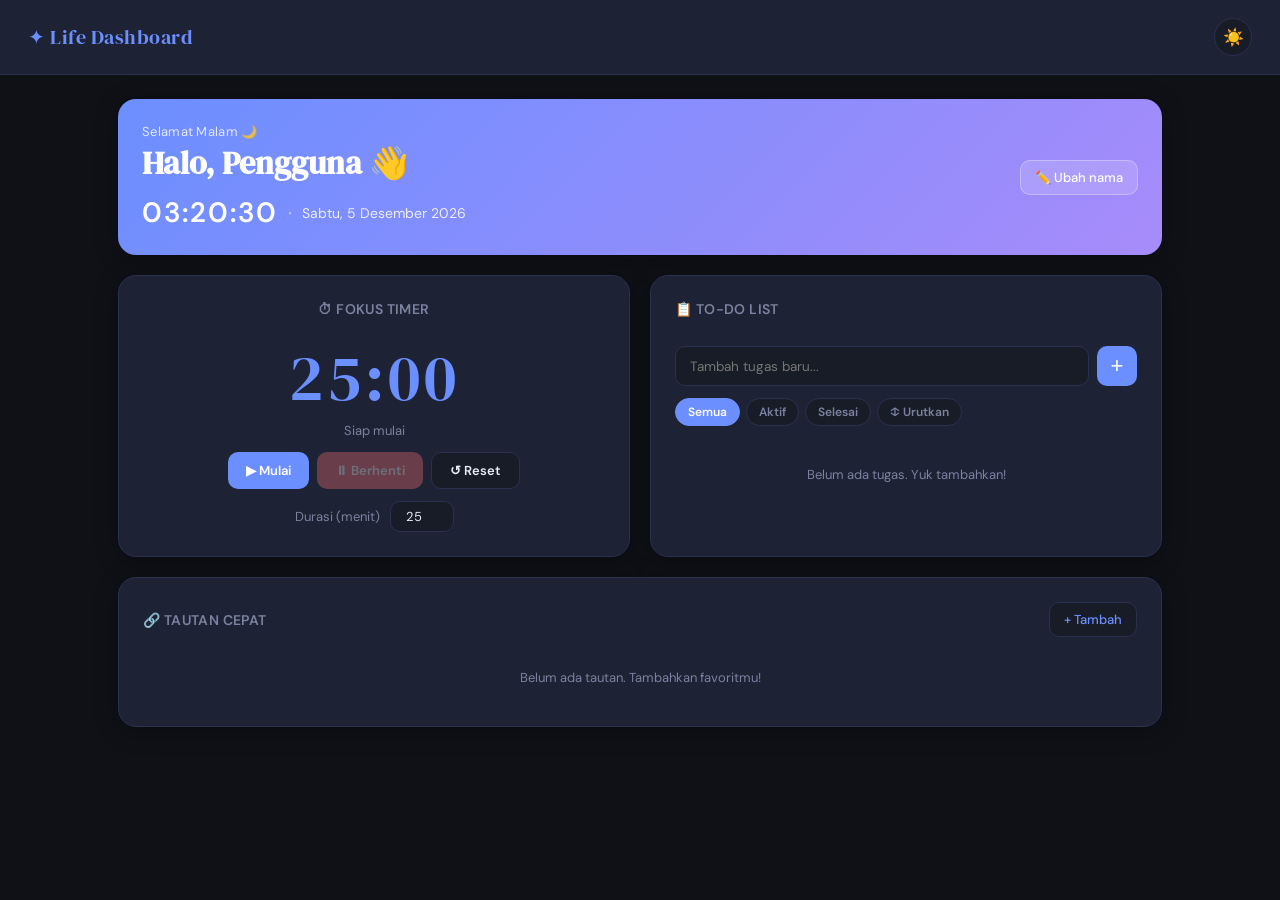
<file: index.html>
<!DOCTYPE html>
<html lang="id" data-theme="dark">
<head>
  <meta charset="UTF-8">
  <meta name="viewport" content="width=device-width, initial-scale=1.0">
  <title>Life Dashboard</title>
  <link rel="stylesheet" href="css/style.css">
  <link href="https://fonts.googleapis.com/css2?family=DM+Serif+Display&family=DM+Sans:wght@300;400;500;600&display=swap" rel="stylesheet">
</head>
<body>

  <header class="header">
    <span class="logo">✦ Life Dashboard</span>
    <button class="btn-icon" id="btnTheme" title="Ganti tema">
      <span id="themeIcon">☀️</span>
    </button>
  </header>

  <main class="grid">

    <!-- Greeting -->
    <section class="card card-greeting span-2">
      <div class="greeting-content">
        <p class="greeting-sub" id="greetingText">Selamat datang</p>
        <h1 class="greeting-name">Halo, <span id="userName">Pengguna</span> 👋</h1>
        <div class="datetime">
          <span class="time" id="clock">00:00:00</span>
          <span class="date-sep">·</span>
          <span class="date-text" id="dateText"></span>
        </div>
      </div>
      <button class="btn-ghost" id="btnChangeName">✏️ Ubah nama</button>
    </section>

    <!-- Focus Timer -->
    <section class="card card-timer">
      <h2 class="card-title">⏱ Fokus Timer</h2>
      <div class="timer-display" id="timerDisplay">25:00</div>
      <div class="timer-label" id="timerLabel">Siap mulai</div>
      <div class="timer-controls">
        <button class="btn-timer start" id="btnStart">▶ Mulai</button>
        <button class="btn-timer stop" id="btnStop" disabled>⏸ Berhenti</button>
        <button class="btn-timer reset" id="btnReset">↺ Reset</button>
      </div>
      <div class="timer-setting">
        <label for="timerDuration">Durasi (menit)</label>
        <input type="number" id="timerDuration" value="25" min="1" max="120">
      </div>
    </section>

    <!-- To-Do List -->
    <section class="card card-todo">
      <h2 class="card-title">📋 To-Do List</h2>
      <div class="todo-input-wrap">
        <input type="text" id="todoInput" placeholder="Tambah tugas baru..." maxlength="100">
        <button class="btn-add" id="btnAddTodo">+</button>
      </div>
      <div class="todo-filter">
        <button class="filter-btn active" data-filter="semua">Semua</button>
        <button class="filter-btn" data-filter="aktif">Aktif</button>
        <button class="filter-btn" data-filter="selesai">Selesai</button>
        <button class="filter-btn" id="btnSort">↕ Urutkan</button>
      </div>
      <ul class="todo-list" id="todoList"></ul>
      <p class="empty-msg" id="todoEmpty">Belum ada tugas. Yuk tambahkan!</p>
    </section>

    <!-- Quick Links -->
    <section class="card card-links span-2">
      <div class="card-title-row">
        <h2 class="card-title">🔗 Tautan Cepat</h2>
        <button class="btn-ghost" id="btnAddLink">+ Tambah</button>
      </div>
      <div class="links-grid" id="linksGrid"></div>
      <p class="empty-msg" id="linksEmpty">Belum ada tautan. Tambahkan favoritmu!</p>
    </section>

  </main>

  <!-- Modal: Nama -->
  <div class="modal-overlay hidden" id="modalName">
    <div class="modal">
      <h3>Ubah Nama</h3>
      <input type="text" id="nameInput" placeholder="Masukkan namamu..." maxlength="30">
      <div class="modal-actions">
        <button class="btn-cancel" id="btnCancelName">Batal</button>
        <button class="btn-save" id="btnSaveName">Simpan</button>
      </div>
    </div>
  </div>

  <!-- Modal: Link -->
  <div class="modal-overlay hidden" id="modalLink">
    <div class="modal">
      <h3>Tambah Tautan</h3>
      <input type="text" id="linkLabel" placeholder="Nama (contoh: YouTube)" maxlength="20">
      <input type="url" id="linkUrl" placeholder="URL (contoh: https://youtube.com)">
      <div class="modal-actions">
        <button class="btn-cancel" id="btnCancelLink">Batal</button>
        <button class="btn-save" id="btnSaveLink">Simpan</button>
      </div>
    </div>
  </div>

  <!-- Modal: Edit Todo -->
  <div class="modal-overlay hidden" id="modalEdit">
    <div class="modal">
      <h3>Edit Tugas</h3>
      <input type="text" id="editInput" placeholder="Nama tugas..." maxlength="100">
      <div class="modal-actions">
        <button class="btn-cancel" id="btnCancelEdit">Batal</button>
        <button class="btn-save" id="btnSaveEdit">Simpan</button>
      </div>
    </div>
  </div>

  <div class="toast hidden" id="toast"></div>

  <script src="js/script.js"></script>
</body>
</html>
</file>
<file: css/style.css>
/* ── Variables ── */
:root {
  --bg: #0f1117;
  --bg2: #181c27;
  --card: #1e2235;
  --border: #2a3050;
  --text: #e8ecf7;
  --text-muted: #7a82a0;
  --accent: #6c8fff;
  --accent2: #a78bfa;
  --green: #34d399;
  --red: #f87171;
  --yellow: #fbbf24;
  --radius: 18px;
  --radius-sm: 10px;
  --shadow: 0 4px 24px rgba(0,0,0,0.3);
  --font-display: 'DM Serif Display', serif;
  --font-body: 'DM Sans', sans-serif;
}

[data-theme="light"] {
  --bg: #f0f2f9;
  --bg2: #e4e8f5;
  --card: #ffffff;
  --border: #d6daf0;
  --text: #1a1d2e;
  --text-muted: #6b7194;
  --accent: #4361ee;
  --accent2: #7c3aed;
  --green: #059669;
  --red: #dc2626;
  --yellow: #d97706;
  --shadow: 0 4px 24px rgba(67,97,238,0.08);
}

/* ── Reset ── */
*, *::before, *::after { box-sizing: border-box; margin: 0; padding: 0; }

body {
  font-family: var(--font-body);
  background: var(--bg);
  color: var(--text);
  min-height: 100vh;
  transition: background .3s, color .3s;
}

/* ── Header ── */
.header {
  display: flex;
  justify-content: space-between;
  align-items: center;
  padding: 18px 28px;
  border-bottom: 1px solid var(--border);
  background: var(--card);
}

.logo {
  font-family: var(--font-display);
  font-size: 20px;
  color: var(--accent);
  letter-spacing: 0.5px;
}

.btn-icon {
  background: var(--bg2);
  border: 1px solid var(--border);
  border-radius: 50%;
  width: 38px; height: 38px;
  cursor: pointer;
  font-size: 17px;
  display: flex; align-items: center; justify-content: center;
  transition: background .2s;
}
.btn-icon:hover { background: var(--border); }

/* ── Grid ── */
.grid {
  display: grid;
  grid-template-columns: repeat(2, 1fr);
  gap: 20px;
  padding: 24px 28px;
  max-width: 1100px;
  margin: 0 auto;
}

.span-2 { grid-column: span 2; }

/* ── Card ── */
.card {
  background: var(--card);
  border: 1px solid var(--border);
  border-radius: var(--radius);
  padding: 24px;
  box-shadow: var(--shadow);
  animation: fadeUp .4s ease both;
}

@keyframes fadeUp {
  from { opacity: 0; transform: translateY(16px); }
  to   { opacity: 1; transform: translateY(0); }
}

.card:nth-child(1) { animation-delay: .05s; }
.card:nth-child(2) { animation-delay: .1s; }
.card:nth-child(3) { animation-delay: .15s; }
.card:nth-child(4) { animation-delay: .2s; }

.card-title {
  font-size: 14px;
  font-weight: 600;
  color: var(--text-muted);
  letter-spacing: 0.4px;
  margin-bottom: 16px;
  text-transform: uppercase;
}

.card-title-row {
  display: flex;
  justify-content: space-between;
  align-items: center;
  margin-bottom: 16px;
}
.card-title-row .card-title { margin-bottom: 0; }

/* ── Greeting Card ── */
.card-greeting {
  display: flex;
  justify-content: space-between;
  align-items: center;
  background: linear-gradient(135deg, var(--accent) 0%, var(--accent2) 100%);
  border: none;
  color: #fff;
}

.greeting-sub {
  font-size: 13px;
  opacity: .8;
  margin-bottom: 4px;
  letter-spacing: 0.3px;
}

.greeting-name {
  font-family: var(--font-display);
  font-size: 32px;
  line-height: 1.2;
  margin-bottom: 12px;
}

.datetime {
  display: flex;
  align-items: center;
  gap: 10px;
  flex-wrap: wrap;
}

.time {
  font-size: 28px;
  font-weight: 600;
  font-variant-numeric: tabular-nums;
  letter-spacing: 2px;
}

.date-sep { opacity: .5; font-size: 20px; }

.date-text {
  font-size: 14px;
  opacity: .85;
}

.btn-ghost {
  background: rgba(255,255,255,0.15);
  border: 1px solid rgba(255,255,255,0.3);
  border-radius: var(--radius-sm);
  color: #fff;
  padding: 8px 14px;
  font-size: 13px;
  font-weight: 500;
  cursor: pointer;
  white-space: nowrap;
  transition: background .2s;
  font-family: var(--font-body);
}
.btn-ghost:hover { background: rgba(255,255,255,0.25); }

/* Not inside greeting */
.card:not(.card-greeting) .btn-ghost {
  background: var(--bg2);
  border-color: var(--border);
  color: var(--accent);
}
.card:not(.card-greeting) .btn-ghost:hover { background: var(--border); }

/* ── Timer Card ── */
.card-timer {
  display: flex;
  flex-direction: column;
  align-items: center;
  text-align: center;
  gap: 12px;
}

.timer-display {
  font-family: var(--font-display);
  font-size: 64px;
  color: var(--accent);
  letter-spacing: 4px;
  line-height: 1;
  transition: color .3s;
}

.timer-label {
  font-size: 13px;
  color: var(--text-muted);
  min-height: 18px;
}

.timer-controls {
  display: flex;
  gap: 8px;
  flex-wrap: wrap;
  justify-content: center;
}

.btn-timer {
  padding: 9px 18px;
  border-radius: var(--radius-sm);
  border: none;
  font-size: 13px;
  font-weight: 600;
  cursor: pointer;
  transition: opacity .2s, transform .1s;
  font-family: var(--font-body);
}
.btn-timer:active { transform: scale(0.97); }
.btn-timer:disabled { opacity: .35; cursor: not-allowed; }

.btn-timer.start { background: var(--accent); color: #fff; }
.btn-timer.stop  { background: var(--red); color: #fff; }
.btn-timer.reset { background: var(--bg2); color: var(--text); border: 1px solid var(--border); }

.timer-setting {
  display: flex;
  align-items: center;
  gap: 10px;
  font-size: 13px;
  color: var(--text-muted);
}

.timer-setting input {
  width: 64px;
  padding: 6px 10px;
  border-radius: var(--radius-sm);
  border: 1px solid var(--border);
  background: var(--bg2);
  color: var(--text);
  font-size: 13px;
  font-family: var(--font-body);
  text-align: center;
  outline: none;
}
.timer-setting input:focus { border-color: var(--accent); }

/* ── Todo Card ── */
.card-todo { display: flex; flex-direction: column; gap: 12px; }

.todo-input-wrap {
  display: flex;
  gap: 8px;
}

.todo-input-wrap input, .modal input {
  flex: 1;
  padding: 10px 14px;
  border-radius: var(--radius-sm);
  border: 1px solid var(--border);
  background: var(--bg2);
  color: var(--text);
  font-size: 13.5px;
  font-family: var(--font-body);
  outline: none;
  transition: border-color .2s;
}
.todo-input-wrap input:focus, .modal input:focus { border-color: var(--accent); }

.btn-add {
  width: 40px; height: 40px;
  border-radius: var(--radius-sm);
  border: none;
  background: var(--accent);
  color: #fff;
  font-size: 22px;
  cursor: pointer;
  display: flex; align-items: center; justify-content: center;
  transition: opacity .2s;
  flex-shrink: 0;
}
.btn-add:hover { opacity: .85; }

.todo-filter {
  display: flex;
  gap: 6px;
  flex-wrap: wrap;
}

.filter-btn {
  padding: 5px 12px;
  border-radius: 20px;
  border: 1px solid var(--border);
  background: var(--bg2);
  color: var(--text-muted);
  font-size: 12px;
  font-weight: 600;
  cursor: pointer;
  transition: all .15s;
  font-family: var(--font-body);
}
.filter-btn.active {
  background: var(--accent);
  border-color: var(--accent);
  color: #fff;
}
.filter-btn:hover:not(.active) { border-color: var(--accent); color: var(--accent); }

.todo-list {
  list-style: none;
  display: flex;
  flex-direction: column;
  gap: 8px;
  max-height: 300px;
  overflow-y: auto;
  padding-right: 4px;
}

.todo-list::-webkit-scrollbar { width: 4px; }
.todo-list::-webkit-scrollbar-track { background: transparent; }
.todo-list::-webkit-scrollbar-thumb { background: var(--border); border-radius: 4px; }

.todo-item {
  display: flex;
  align-items: center;
  gap: 10px;
  padding: 10px 12px;
  border-radius: var(--radius-sm);
  background: var(--bg2);
  border: 1px solid var(--border);
  transition: border-color .15s;
  animation: fadeUp .25s ease both;
}
.todo-item:hover { border-color: var(--accent); }

.todo-item input[type="checkbox"] {
  width: 17px; height: 17px;
  accent-color: var(--green);
  cursor: pointer;
  flex-shrink: 0;
}

.todo-text {
  flex: 1;
  font-size: 13.5px;
  transition: color .2s;
}

.todo-item.done .todo-text {
  text-decoration: line-through;
  color: var(--text-muted);
}

.todo-actions {
  display: flex;
  gap: 4px;
  opacity: 0;
  transition: opacity .15s;
}
.todo-item:hover .todo-actions { opacity: 1; }

.btn-todo-action {
  background: none;
  border: none;
  cursor: pointer;
  font-size: 14px;
  padding: 3px 5px;
  border-radius: 6px;
  transition: background .15s;
}
.btn-todo-action:hover { background: var(--border); }

.empty-msg {
  font-size: 13px;
  color: var(--text-muted);
  text-align: center;
  padding: 16px 0;
}

/* ── Links Card ── */
.links-grid {
  display: grid;
  grid-template-columns: repeat(auto-fill, minmax(130px, 1fr));
  gap: 10px;
}

.link-item {
  display: flex;
  flex-direction: column;
  align-items: center;
  gap: 6px;
  padding: 14px 10px;
  border-radius: var(--radius-sm);
  background: var(--bg2);
  border: 1px solid var(--border);
  text-decoration: none;
  color: var(--text);
  font-size: 13px;
  font-weight: 500;
  transition: all .2s;
  position: relative;
  animation: fadeUp .25s ease both;
}
.link-item:hover {
  border-color: var(--accent);
  background: var(--card);
  transform: translateY(-2px);
  box-shadow: 0 4px 16px rgba(108,143,255,0.15);
}

.link-icon { font-size: 24px; }
.link-label { font-size: 12px; text-align: center; }

.btn-remove-link {
  position: absolute;
  top: 5px; right: 6px;
  background: none;
  border: none;
  font-size: 13px;
  cursor: pointer;
  color: var(--text-muted);
  opacity: 0;
  transition: opacity .15s;
  line-height: 1;
}
.link-item:hover .btn-remove-link { opacity: 1; }
.btn-remove-link:hover { color: var(--red); }

/* ── Modal ── */
.modal-overlay {
  position: fixed;
  inset: 0;
  background: rgba(0,0,0,0.6);
  display: flex;
  align-items: center;
  justify-content: center;
  z-index: 999;
  backdrop-filter: blur(4px);
  animation: fadeIn .2s ease;
}

.modal-overlay.hidden { display: none; }

@keyframes fadeIn {
  from { opacity: 0; }
  to   { opacity: 1; }
}

.modal {
  background: var(--card);
  border: 1px solid var(--border);
  border-radius: var(--radius);
  padding: 28px;
  width: 340px;
  max-width: 90vw;
  display: flex;
  flex-direction: column;
  gap: 14px;
  box-shadow: 0 20px 60px rgba(0,0,0,0.4);
  animation: slideUp .25s ease;
}

@keyframes slideUp {
  from { transform: translateY(20px); opacity: 0; }
  to   { transform: translateY(0); opacity: 1; }
}

.modal h3 {
  font-family: var(--font-display);
  font-size: 20px;
  color: var(--text);
}

.modal input {
  width: 100%;
}

.modal-actions {
  display: flex;
  gap: 10px;
  justify-content: flex-end;
}

.btn-cancel, .btn-save {
  padding: 9px 18px;
  border-radius: var(--radius-sm);
  font-size: 13px;
  font-weight: 600;
  cursor: pointer;
  border: none;
  font-family: var(--font-body);
  transition: opacity .2s;
}
.btn-cancel { background: var(--bg2); color: var(--text-muted); border: 1px solid var(--border); }
.btn-save   { background: var(--accent); color: #fff; }
.btn-cancel:hover, .btn-save:hover { opacity: .85; }

/* ── Toast ── */
.toast {
  position: fixed;
  bottom: 28px;
  left: 50%;
  transform: translateX(-50%) translateY(10px);
  background: var(--text);
  color: var(--bg);
  padding: 10px 20px;
  border-radius: 20px;
  font-size: 13px;
  font-weight: 600;
  opacity: 0;
  transition: opacity .3s, transform .3s;
  z-index: 9999;
  white-space: nowrap;
}
.toast.show {
  opacity: 1;
  transform: translateX(-50%) translateY(0);
}
.toast.hidden { display: none; }

/* ── Responsive ── */
@media (max-width: 700px) {
  .grid { grid-template-columns: 1fr; padding: 16px; gap: 16px; }
  .span-2 { grid-column: span 1; }
  .card-greeting { flex-direction: column; align-items: flex-start; gap: 16px; }
  .greeting-name { font-size: 24px; }
  .time { font-size: 22px; }
  .timer-display { font-size: 48px; }
}
</file>
